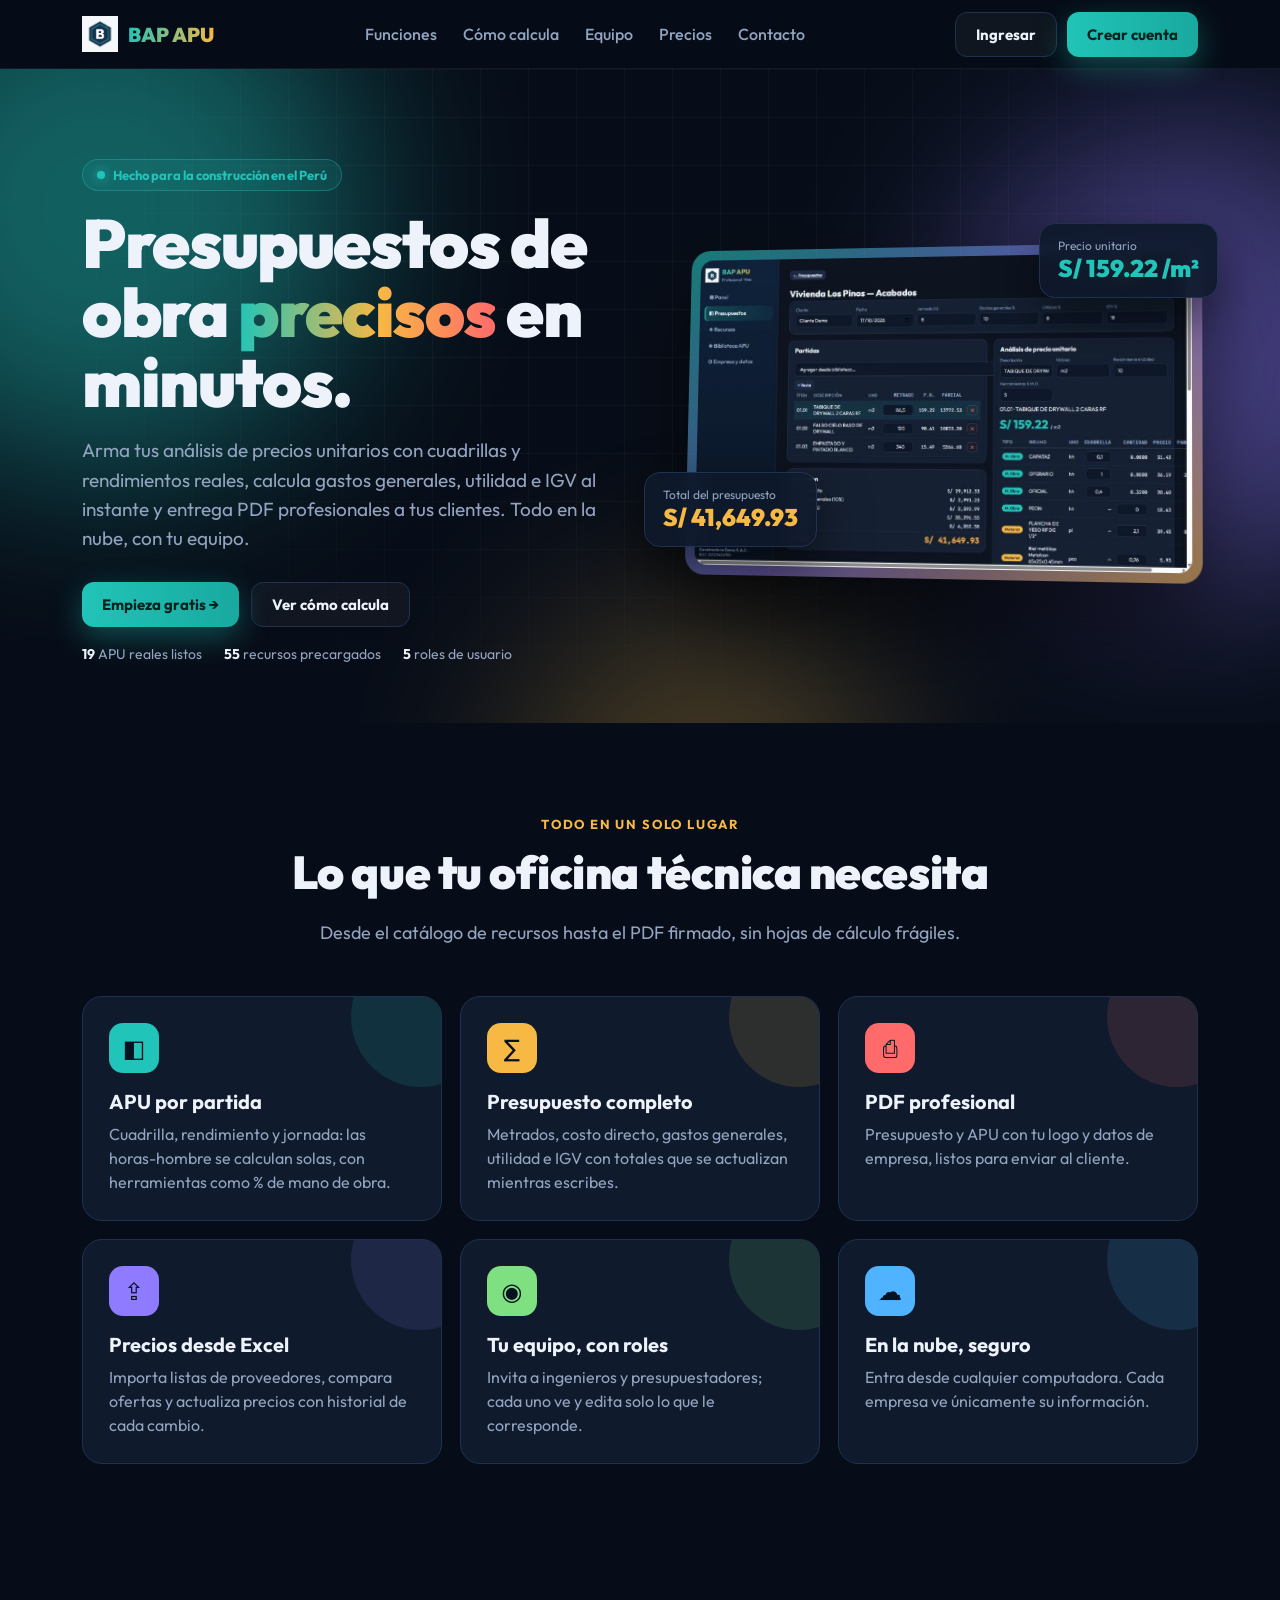
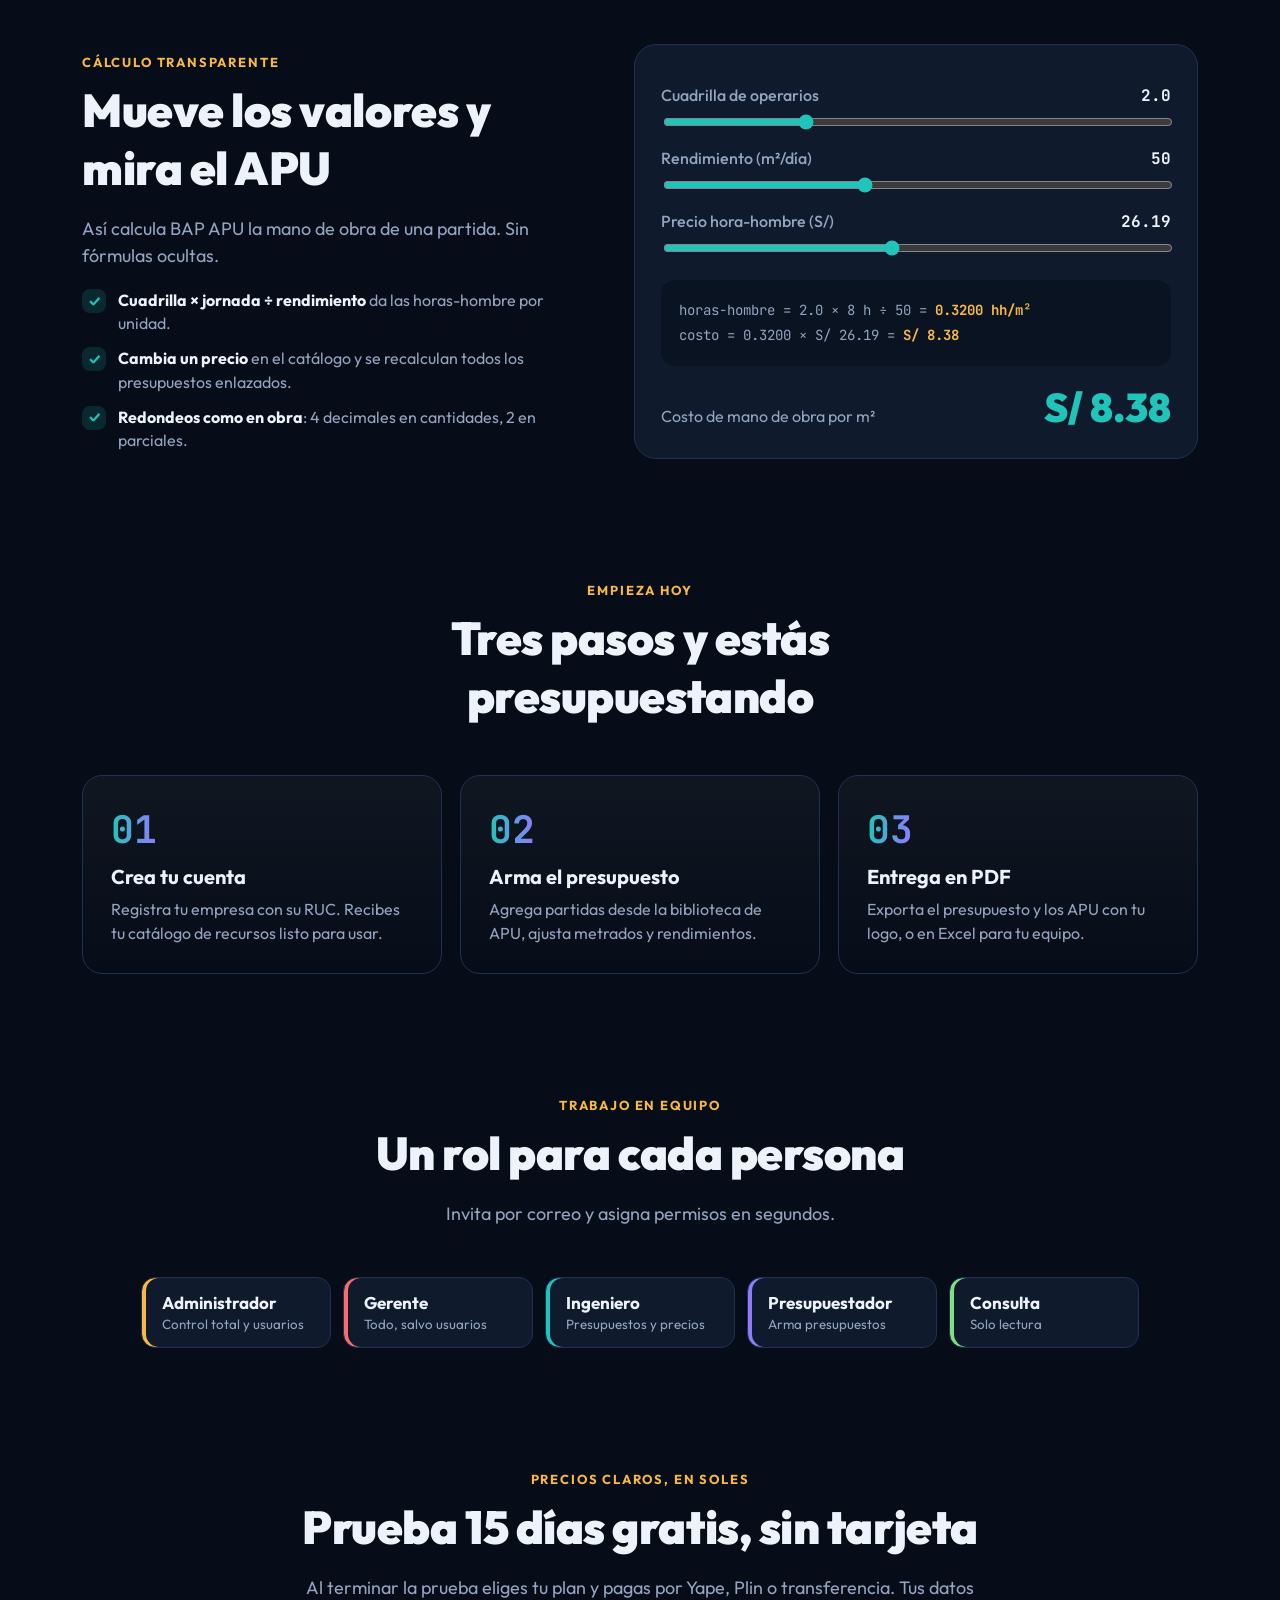
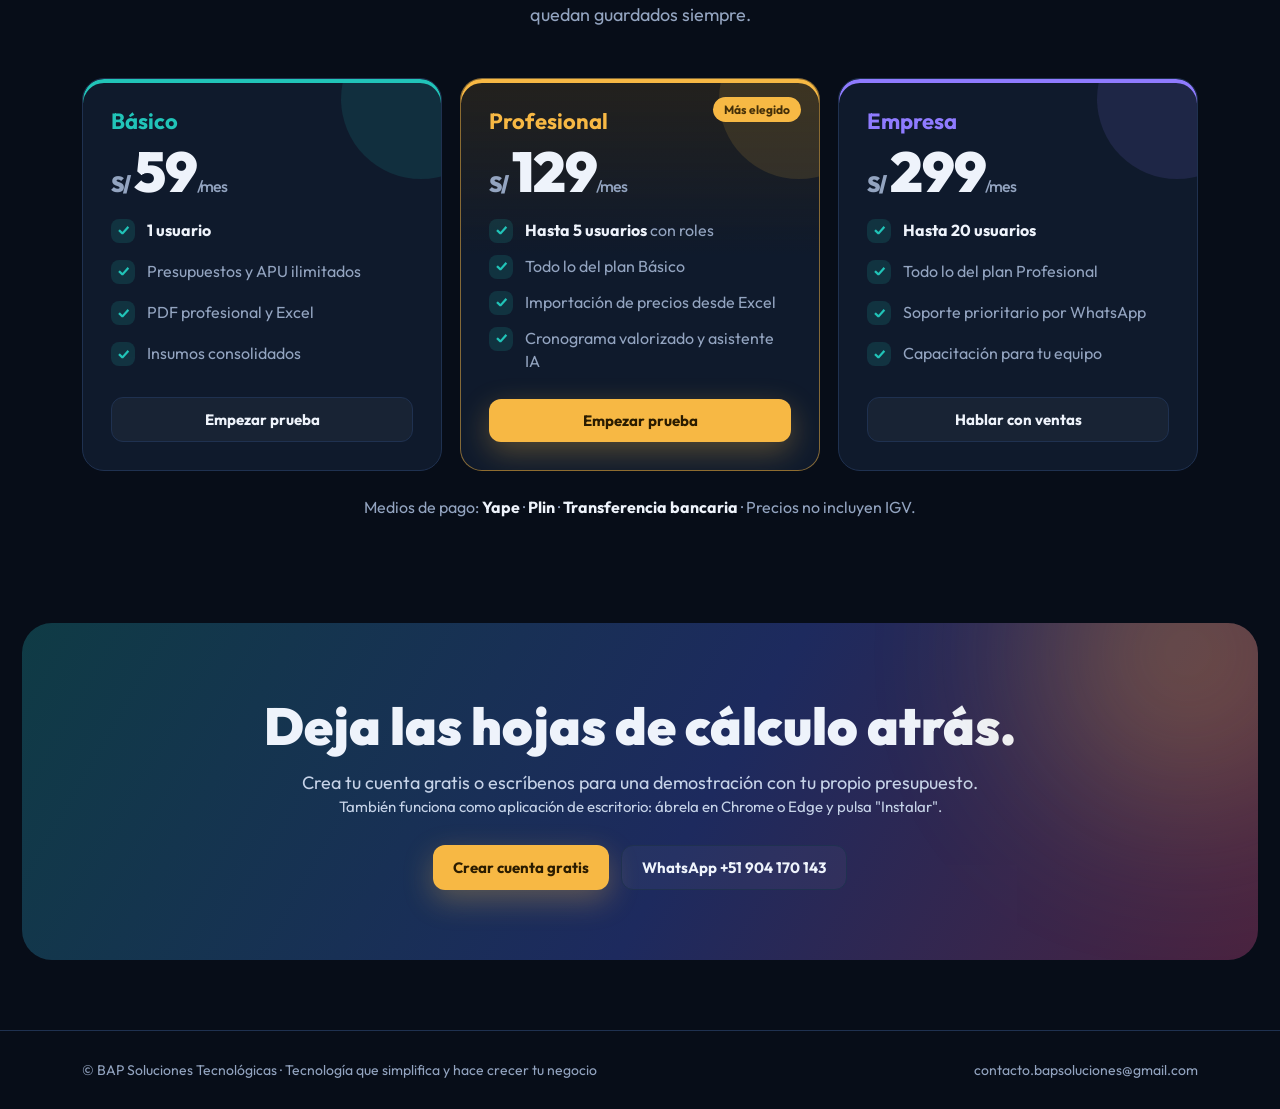
<file: web/index.html>
<!doctype html>
<html lang="es">
<head>
  <meta charset="utf-8">
  <meta name="viewport" content="width=device-width, initial-scale=1">
  <title>BAP APU Profesional</title>
  <meta name="description" content="Presupuestos de obra y análisis de precios unitarios en la nube, hechos para ingenieros y constructoras del Perú.">
  <link rel="manifest" href="manifest.webmanifest">
  <meta name="theme-color" content="#0d1420">
  <link rel="apple-touch-icon" href="assets/icono-192.png">
  <link rel="icon" href="assets/bap_isotipo.png">
  <link rel="preconnect" href="https://fonts.googleapis.com">
  <link href="https://fonts.googleapis.com/css2?family=Outfit:wght@400;500;700;900&family=JetBrains+Mono:wght@500;700&display=swap" rel="stylesheet">
  <style>
    :root{--bg:#070d18;--panel:#0f1a2c;--line:#1f3150;--txt:#eef3fb;--mute:#93a4c0;--teal:#21c4b8;--gold:#f7b844;--coral:#ff6b6b;--violet:#8f7bff}
    *{box-sizing:border-box}
    html{scroll-behavior:smooth}
    body{margin:0;font-family:Outfit,system-ui,sans-serif;background:var(--bg);color:var(--txt);overflow-x:hidden}
    a{color:inherit;text-decoration:none}
    .wrap{max-width:1160px;margin:0 auto;padding:0 22px}
    /* Fondo */
    .orbe{position:absolute;border-radius:50%;filter:blur(90px);opacity:.45;pointer-events:none;animation:flota 14s ease-in-out infinite alternate}
    @keyframes flota{to{transform:translate(40px,30px) scale(1.1)}}
    .malla{position:absolute;inset:0;background-image:linear-gradient(rgba(255,255,255,.035) 1px,transparent 1px),linear-gradient(90deg,rgba(255,255,255,.035) 1px,transparent 1px);background-size:48px 48px;mask-image:radial-gradient(ellipse at 50% 30%,#000 30%,transparent 75%);pointer-events:none}
    /* Navegación */
    header{position:sticky;top:0;z-index:20;backdrop-filter:blur(14px);background:rgba(7,13,24,.7);border-bottom:1px solid rgba(255,255,255,.06)}
    .nav{display:flex;align-items:center;justify-content:space-between;height:68px}
    .logo{display:flex;align-items:center;gap:10px;font-weight:900;font-size:20px}
    .logo img{width:36px;height:36px}
    .logo span{background:linear-gradient(90deg,var(--teal),var(--gold));-webkit-background-clip:text;color:transparent}
    .enlaces{display:flex;gap:26px;color:var(--mute);font-weight:500}
    .enlaces a:hover{color:var(--txt)}
    .btn{display:inline-flex;align-items:center;gap:8px;padding:12px 20px;border-radius:12px;font-weight:700;font-size:15px;transition:.2s;border:1px solid var(--line);background:rgba(255,255,255,.04)}
    .btn:hover{transform:translateY(-2px);border-color:#35507a}
    .btn.pri{background:linear-gradient(90deg,var(--teal),#19a99f);color:#032220;border:0;box-shadow:0 10px 30px rgba(33,196,184,.35)}
    .btn.oro{background:var(--gold);color:#2b1c00;border:0;box-shadow:0 10px 30px rgba(247,184,68,.3)}
    /* Hero */
    .hero{position:relative;padding:90px 0 60px;overflow:hidden}
    .hero-grid{display:grid;grid-template-columns:1.05fr 1fr;gap:50px;align-items:center;position:relative}
    .pildora{display:inline-flex;gap:8px;align-items:center;padding:7px 14px;border-radius:999px;background:rgba(33,196,184,.1);border:1px solid rgba(33,196,184,.35);color:var(--teal);font-size:13px;font-weight:700}
    .pildora i{width:8px;height:8px;border-radius:50%;background:var(--teal);box-shadow:0 0 12px var(--teal)}
    h1{font-size:clamp(40px,5.6vw,68px);line-height:1.02;margin:18px 0;font-weight:900;letter-spacing:-.02em}
    h1 em{font-style:normal;background:linear-gradient(90deg,var(--teal) 0%,var(--gold) 55%,var(--coral) 100%);-webkit-background-clip:text;color:transparent}
    .lead{font-size:19px;color:var(--mute);line-height:1.55;max-width:540px}
    .ctas{display:flex;gap:12px;flex-wrap:wrap;margin:28px 0 18px}
    .confianza{display:flex;gap:22px;color:var(--mute);font-size:14px;flex-wrap:wrap}
    .confianza b{color:var(--txt)}
    .marco{position:relative;border-radius:20px;padding:10px;background:linear-gradient(140deg,rgba(33,196,184,.6),rgba(143,123,255,.5),rgba(247,184,68,.55));box-shadow:0 40px 90px rgba(0,0,0,.6);transform:perspective(1400px) rotateY(-9deg) rotateX(4deg)}
    .marco img{display:block;width:100%;border-radius:13px}
    .flotante{position:absolute;background:rgba(15,26,44,.92);border:1px solid var(--line);border-radius:16px;padding:14px 18px;backdrop-filter:blur(8px);box-shadow:0 20px 50px rgba(0,0,0,.5)}
    .flotante small{display:block;color:var(--mute);font-size:12px}
    .flotante b{font-size:24px;font-weight:900}
    .f1{left:-34px;bottom:30px}.f1 b{color:var(--gold)}
    .f2{right:-20px;top:-22px}.f2 b{color:var(--teal)}
    /* Secciones */
    section{position:relative;padding:90px 0}
    .titulo-sec{text-align:center;max-width:720px;margin:0 auto 50px}
    .titulo-sec .etiqueta{color:var(--gold);font-weight:700;letter-spacing:.14em;font-size:13px;text-transform:uppercase}
    .titulo-sec h2{font-size:clamp(30px,4vw,46px);margin:10px 0;font-weight:900;letter-spacing:-.01em}
    .titulo-sec p{color:var(--mute);font-size:18px;line-height:1.5}
    .funciones{display:grid;grid-template-columns:repeat(3,1fr);gap:18px}
    .fun{background:var(--panel);border:1px solid var(--line);border-radius:20px;padding:26px;position:relative;overflow:hidden;transition:.25s}
    .fun:hover{transform:translateY(-4px);border-color:var(--c)}
    .fun::after{content:"";position:absolute;right:-50px;top:-50px;width:140px;height:140px;border-radius:50%;background:var(--c);opacity:.13}
    .icono{width:50px;height:50px;border-radius:14px;display:grid;place-items:center;font-size:24px;background:var(--c);color:#06121f;margin-bottom:16px}
    .fun h3{margin:0 0 8px;font-size:20px}
    .fun p{margin:0;color:var(--mute);line-height:1.5}
    /* Demo */
    .demo{display:grid;grid-template-columns:1fr 1.1fr;gap:40px;align-items:center}
    .calc{background:var(--panel);border:1px solid var(--line);border-radius:22px;padding:26px}
    .calc label{display:flex;justify-content:space-between;align-items:center;margin:14px 0 6px;color:var(--mute);font-weight:500}
    .calc label b{color:var(--txt);font-family:"JetBrains Mono",monospace}
    input[type=range]{width:100%;accent-color:var(--teal)}
    .formula{margin-top:20px;padding:18px;border-radius:14px;background:#0a1322;font-family:"JetBrains Mono",monospace;font-size:14px;color:var(--mute);line-height:1.8}
    .formula b{color:var(--gold)}
    .resultado{display:flex;justify-content:space-between;align-items:baseline;margin-top:16px}
    .resultado span{color:var(--mute)}
    .resultado b{font-size:40px;font-weight:900;color:var(--teal)}
    .lista{list-style:none;padding:0;margin:20px 0 0;display:grid;gap:12px}
    .lista li{display:flex;gap:12px;align-items:flex-start;color:var(--mute);line-height:1.45}
    .lista li::before{content:"✓";flex:none;width:24px;height:24px;border-radius:8px;display:grid;place-items:center;background:rgba(33,196,184,.15);color:var(--teal);font-weight:900;font-size:13px}
    .lista b{color:var(--txt)}
    /* Pasos */
    .pasos{display:grid;grid-template-columns:repeat(3,1fr);gap:18px;counter-reset:p}
    .paso{padding:28px;border-radius:20px;background:linear-gradient(180deg,rgba(255,255,255,.04),transparent);border:1px solid var(--line)}
    .paso::before{counter-increment:p;content:"0" counter(p);font-family:"JetBrains Mono",monospace;font-weight:700;font-size:38px;background:linear-gradient(90deg,var(--teal),var(--violet));-webkit-background-clip:text;color:transparent}
    .paso h3{margin:10px 0 8px;font-size:20px}.paso p{margin:0;color:var(--mute);line-height:1.5}
    /* Roles */
    .roles{display:flex;flex-wrap:wrap;gap:12px;justify-content:center}
    .rol{padding:14px 20px;border-radius:14px;border:1px solid var(--line);background:var(--panel);min-width:190px}
    .rol b{display:block;font-size:17px}.rol small{color:var(--mute)}
    .rol:nth-child(1){box-shadow:inset 4px 0 0 var(--gold)}.rol:nth-child(2){box-shadow:inset 4px 0 0 var(--coral)}.rol:nth-child(3){box-shadow:inset 4px 0 0 var(--teal)}.rol:nth-child(4){box-shadow:inset 4px 0 0 var(--violet)}.rol:nth-child(5){box-shadow:inset 4px 0 0 #7ee081}
    /* Precios */
    .planes{display:grid;grid-template-columns:repeat(3,1fr);gap:18px;align-items:stretch}
    .plan{background:var(--panel);border:1px solid var(--line);border-radius:22px;padding:28px;position:relative;overflow:hidden;display:flex;flex-direction:column;gap:6px;box-shadow:inset 0 4px 0 var(--c)}
    .plan::after{content:"";position:absolute;right:-60px;top:-60px;width:160px;height:160px;border-radius:50%;background:var(--c);opacity:.12;pointer-events:none}
    .plan h3{margin:0;font-size:22px;color:var(--c)}
    .precio{font-size:56px;font-weight:900;letter-spacing:-.02em;line-height:1.1}
    .precio small{font-size:22px;color:var(--mute);margin-right:4px}.precio span{font-size:16px;color:var(--mute);font-weight:500}
    .plan .lista{margin:10px 0 20px;flex:1}.plan .btn{justify-content:center}
    .destacado{background:linear-gradient(180deg,rgba(247,184,68,.12),var(--panel) 45%);border-color:rgba(247,184,68,.5);transform:translateY(-8px)}
    .cinta{position:absolute;top:18px;right:18px;background:var(--gold);color:#2b1c00;font-size:12px;font-weight:700;padding:5px 11px;border-radius:999px}
    .pago{text-align:center;color:var(--mute);margin-top:26px}.pago b{color:var(--txt)}
    /* CTA final */
    .final{margin:0 22px 70px;border-radius:30px;padding:70px 30px;text-align:center;position:relative;overflow:hidden;background:linear-gradient(120deg,#0f3b45,#1d2a5e 55%,#4a2340)}
    .final h2{font-size:clamp(30px,4.4vw,52px);margin:0 0 12px;font-weight:900}
    .final p{color:#c6d3e8;font-size:18px;margin:0 0 28px}
    footer{border-top:1px solid var(--line);padding:30px 0;color:var(--mute);font-size:14px}
    footer .wrap{display:flex;justify-content:space-between;gap:16px;flex-wrap:wrap}
    .aparece{opacity:0;transform:translateY(24px);transition:opacity .7s,transform .7s}
    .aparece.visto{opacity:1;transform:none}
    @media (max-width:900px){
      .enlaces{display:none}.hero{padding-top:50px}
      .hero-grid,.demo{grid-template-columns:1fr}.funciones,.pasos,.planes{grid-template-columns:1fr}.destacado{transform:none}
      .marco{transform:none}.f1{left:10px;bottom:-24px}.f2{right:10px}
      .nav .btn:not(.pri){display:none}
    }
    @media (prefers-reduced-motion:reduce){.orbe{animation:none}.aparece{opacity:1;transform:none;transition:none}}
  </style>
</head>
<body>
  <header><div class="wrap nav">
    <a class="logo" href="#"><img src="assets/bap_isotipo.png" alt=""><span>BAP APU</span></a>
    <nav class="enlaces"><a href="#funciones">Funciones</a><a href="#calculo">Cómo calcula</a><a href="#equipo">Equipo</a><a href="#precios">Precios</a><a href="#contacto">Contacto</a></nav>
    <div style="display:flex;gap:10px"><a class="btn" href="app">Ingresar</a><a class="btn pri" href="app#registro">Crear cuenta</a></div>
  </div></header>

  <div class="hero">
    <div class="orbe" style="width:520px;height:520px;background:var(--teal);left:-160px;top:-120px"></div>
    <div class="orbe" style="width:460px;height:460px;background:var(--violet);right:-140px;top:60px;animation-delay:-5s"></div>
    <div class="orbe" style="width:380px;height:380px;background:var(--gold);left:40%;bottom:-260px;opacity:.25;animation-delay:-9s"></div>
    <div class="malla"></div>
    <div class="wrap hero-grid">
      <div>
        <span class="pildora"><i></i> Hecho para la construcción en el Perú</span>
        <h1>Presupuestos de obra <em>precisos</em> en minutos.</h1>
        <p class="lead">Arma tus análisis de precios unitarios con cuadrillas y rendimientos reales, calcula gastos generales, utilidad e IGV al instante y entrega PDF profesionales a tus clientes. Todo en la nube, con tu equipo.</p>
        <div class="ctas"><a class="btn pri" href="app#registro">Empieza gratis →</a><a class="btn" href="#calculo">Ver cómo calcula</a></div>
        <div class="confianza"><span><b>19</b> APU reales listos</span><span><b>55</b> recursos precargados</span><span><b>5</b> roles de usuario</span></div>
      </div>
      <div style="position:relative">
        <div class="marco"><img src="assets/captura-apu.jpg" alt="Editor de presupuesto y análisis de precio unitario"></div>
        <div class="flotante f1"><small>Total del presupuesto</small><b>S/ 41,649.93</b></div>
        <div class="flotante f2"><small>Precio unitario</small><b>S/ 159.22 /m²</b></div>
      </div>
    </div>
  </div>

  <section id="funciones"><div class="wrap">
    <div class="titulo-sec aparece"><span class="etiqueta">Todo en un solo lugar</span><h2>Lo que tu oficina técnica necesita</h2><p>Desde el catálogo de recursos hasta el PDF firmado, sin hojas de cálculo frágiles.</p></div>
    <div class="funciones">
      <div class="fun aparece" style="--c:var(--teal)"><div class="icono">◧</div><h3>APU por partida</h3><p>Cuadrilla, rendimiento y jornada: las horas-hombre se calculan solas, con herramientas como % de mano de obra.</p></div>
      <div class="fun aparece" style="--c:var(--gold)"><div class="icono">∑</div><h3>Presupuesto completo</h3><p>Metrados, costo directo, gastos generales, utilidad e IGV con totales que se actualizan mientras escribes.</p></div>
      <div class="fun aparece" style="--c:var(--coral)"><div class="icono">⎙</div><h3>PDF profesional</h3><p>Presupuesto y APU con tu logo y datos de empresa, listos para enviar al cliente.</p></div>
      <div class="fun aparece" style="--c:var(--violet)"><div class="icono">⇪</div><h3>Precios desde Excel</h3><p>Importa listas de proveedores, compara ofertas y actualiza precios con historial de cada cambio.</p></div>
      <div class="fun aparece" style="--c:#7ee081"><div class="icono">◉</div><h3>Tu equipo, con roles</h3><p>Invita a ingenieros y presupuestadores; cada uno ve y edita solo lo que le corresponde.</p></div>
      <div class="fun aparece" style="--c:#4fb3ff"><div class="icono">☁</div><h3>En la nube, seguro</h3><p>Entra desde cualquier computadora. Cada empresa ve únicamente su información.</p></div>
    </div>
  </div></section>

  <section id="calculo"><div class="wrap demo">
    <div class="aparece">
      <div class="titulo-sec" style="text-align:left;margin:0"><span class="etiqueta">Cálculo transparente</span><h2>Mueve los valores y mira el APU</h2>
      <p>Así calcula BAP APU la mano de obra de una partida. Sin fórmulas ocultas.</p></div>
      <ul class="lista">
        <li><span><b>Cuadrilla × jornada ÷ rendimiento</b> da las horas-hombre por unidad.</span></li>
        <li><span><b>Cambia un precio</b> en el catálogo y se recalculan todos los presupuestos enlazados.</span></li>
        <li><span><b>Redondeos como en obra</b>: 4 decimales en cantidades, 2 en parciales.</span></li>
      </ul>
    </div>
    <div class="calc aparece">
      <label>Cuadrilla de operarios <b id="vCuad">2.0</b></label><input type="range" id="cuad" min="0.5" max="6" step="0.5" value="2">
      <label>Rendimiento (m²/día) <b id="vRend">50</b></label><input type="range" id="rend" min="5" max="120" step="5" value="50">
      <label>Precio hora-hombre (S/) <b id="vPrec">26.19</b></label><input type="range" id="prec" min="15" max="40" step="0.01" value="26.19">
      <div class="formula" id="formula"></div>
      <div class="resultado"><span>Costo de mano de obra por m²</span><b id="res">S/ 8.38</b></div>
    </div>
  </div></section>

  <section style="padding-top:30px"><div class="wrap">
    <div class="titulo-sec aparece"><span class="etiqueta">Empieza hoy</span><h2>Tres pasos y estás presupuestando</h2></div>
    <div class="pasos">
      <div class="paso aparece"><h3>Crea tu cuenta</h3><p>Registra tu empresa con su RUC. Recibes tu catálogo de recursos listo para usar.</p></div>
      <div class="paso aparece"><h3>Arma el presupuesto</h3><p>Agrega partidas desde la biblioteca de APU, ajusta metrados y rendimientos.</p></div>
      <div class="paso aparece"><h3>Entrega en PDF</h3><p>Exporta el presupuesto y los APU con tu logo, o en Excel para tu equipo.</p></div>
    </div>
  </div></section>

  <section id="equipo" style="padding-top:30px"><div class="wrap">
    <div class="titulo-sec aparece"><span class="etiqueta">Trabajo en equipo</span><h2>Un rol para cada persona</h2><p>Invita por correo y asigna permisos en segundos.</p></div>
    <div class="roles aparece">
      <div class="rol"><b>Administrador</b><small>Control total y usuarios</small></div>
      <div class="rol"><b>Gerente</b><small>Todo, salvo usuarios</small></div>
      <div class="rol"><b>Ingeniero</b><small>Presupuestos y precios</small></div>
      <div class="rol"><b>Presupuestador</b><small>Arma presupuestos</small></div>
      <div class="rol"><b>Consulta</b><small>Solo lectura</small></div>
    </div>
  </div></section>

  <section id="precios" style="padding-top:30px"><div class="wrap">
    <div class="titulo-sec aparece"><span class="etiqueta">Precios claros, en soles</span><h2>Prueba 15 días gratis, sin tarjeta</h2><p>Al terminar la prueba eliges tu plan y pagas por Yape, Plin o transferencia. Tus datos quedan guardados siempre.</p></div>
    <div class="planes">
      <div class="plan aparece" style="--c:var(--teal)"><h3>Básico</h3><div class="precio"><small>S/</small>59<span>/mes</span></div>
        <ul class="lista"><li><span><b>1 usuario</b></span></li><li><span>Presupuestos y APU ilimitados</span></li><li><span>PDF profesional y Excel</span></li><li><span>Insumos consolidados</span></li></ul>
        <a class="btn" href="app#registro">Empezar prueba</a></div>
      <div class="plan destacado aparece" style="--c:var(--gold)"><span class="cinta">Más elegido</span><h3>Profesional</h3><div class="precio"><small>S/</small>129<span>/mes</span></div>
        <ul class="lista"><li><span><b>Hasta 5 usuarios</b> con roles</span></li><li><span>Todo lo del plan Básico</span></li><li><span>Importación de precios desde Excel</span></li><li><span>Cronograma valorizado y asistente IA</span></li></ul>
        <a class="btn oro" href="app#registro">Empezar prueba</a></div>
      <div class="plan aparece" style="--c:var(--violet)"><h3>Empresa</h3><div class="precio"><small>S/</small>299<span>/mes</span></div>
        <ul class="lista"><li><span><b>Hasta 20 usuarios</b></span></li><li><span>Todo lo del plan Profesional</span></li><li><span>Soporte prioritario por WhatsApp</span></li><li><span>Capacitación para tu equipo</span></li></ul>
        <a class="btn" href="https://wa.me/51904170143?text=Hola%2C%20quiero%20informaci%C3%B3n%20del%20plan%20Empresa%20de%20BAP%20APU" target="_blank" rel="noopener">Hablar con ventas</a></div>
    </div>
    <p class="pago aparece">Medios de pago: <b>Yape</b> · <b>Plin</b> · <b>Transferencia bancaria</b> · Precios no incluyen IGV.</p>
  </div></section>

  <div class="final aparece" id="contacto">
    <div class="orbe" style="width:300px;height:300px;background:var(--gold);right:-80px;top:-120px;opacity:.3"></div>
    <h2>Deja las hojas de cálculo atrás.</h2>
    <p>Crea tu cuenta gratis o escríbenos para una demostración con tu propio presupuesto.<br><small>También funciona como aplicación de escritorio: ábrela en Chrome o Edge y pulsa "Instalar".</small></p>
    <div class="ctas" style="justify-content:center;margin:0"><a class="btn oro" href="app#registro">Crear cuenta gratis</a><a class="btn" href="https://wa.me/51904170143" target="_blank" rel="noopener">WhatsApp +51 904 170 143</a></div>
  </div>

  <footer><div class="wrap"><span>© BAP Soluciones Tecnológicas · Tecnología que simplifica y hace crecer tu negocio</span><span>contacto.bapsoluciones@gmail.com</span></div></footer>

  <script>
    const io = new IntersectionObserver((es) => es.forEach((e) => e.isIntersecting && (e.target.classList.add("visto"), io.unobserve(e.target))), { threshold: 0.12 });
    document.querySelectorAll(".aparece").forEach((e) => io.observe(e));
    const r4 = (n) => Math.round(n * 10000) / 10000, r2 = (n) => Math.round(n * 100) / 100;
    function calc() {
      const c = +cuad.value, r = +rend.value, p = +prec.value, hh = r4((c * 8) / r), tot = r2(hh * p);
      vCuad.textContent = c.toFixed(1); vRend.textContent = r; vPrec.textContent = p.toFixed(2);
      formula.innerHTML = `horas-hombre = ${c.toFixed(1)} × 8 h ÷ ${r} = <b>${hh.toFixed(4)} hh/m²</b><br>costo = ${hh.toFixed(4)} × S/ ${p.toFixed(2)} = <b>S/ ${tot.toFixed(2)}</b>`;
      res.textContent = "S/ " + tot.toFixed(2);
    }
    [cuad, rend, prec].forEach((e) => e.addEventListener("input", calc)); calc();
  </script>
</body>
</html>
</file>
